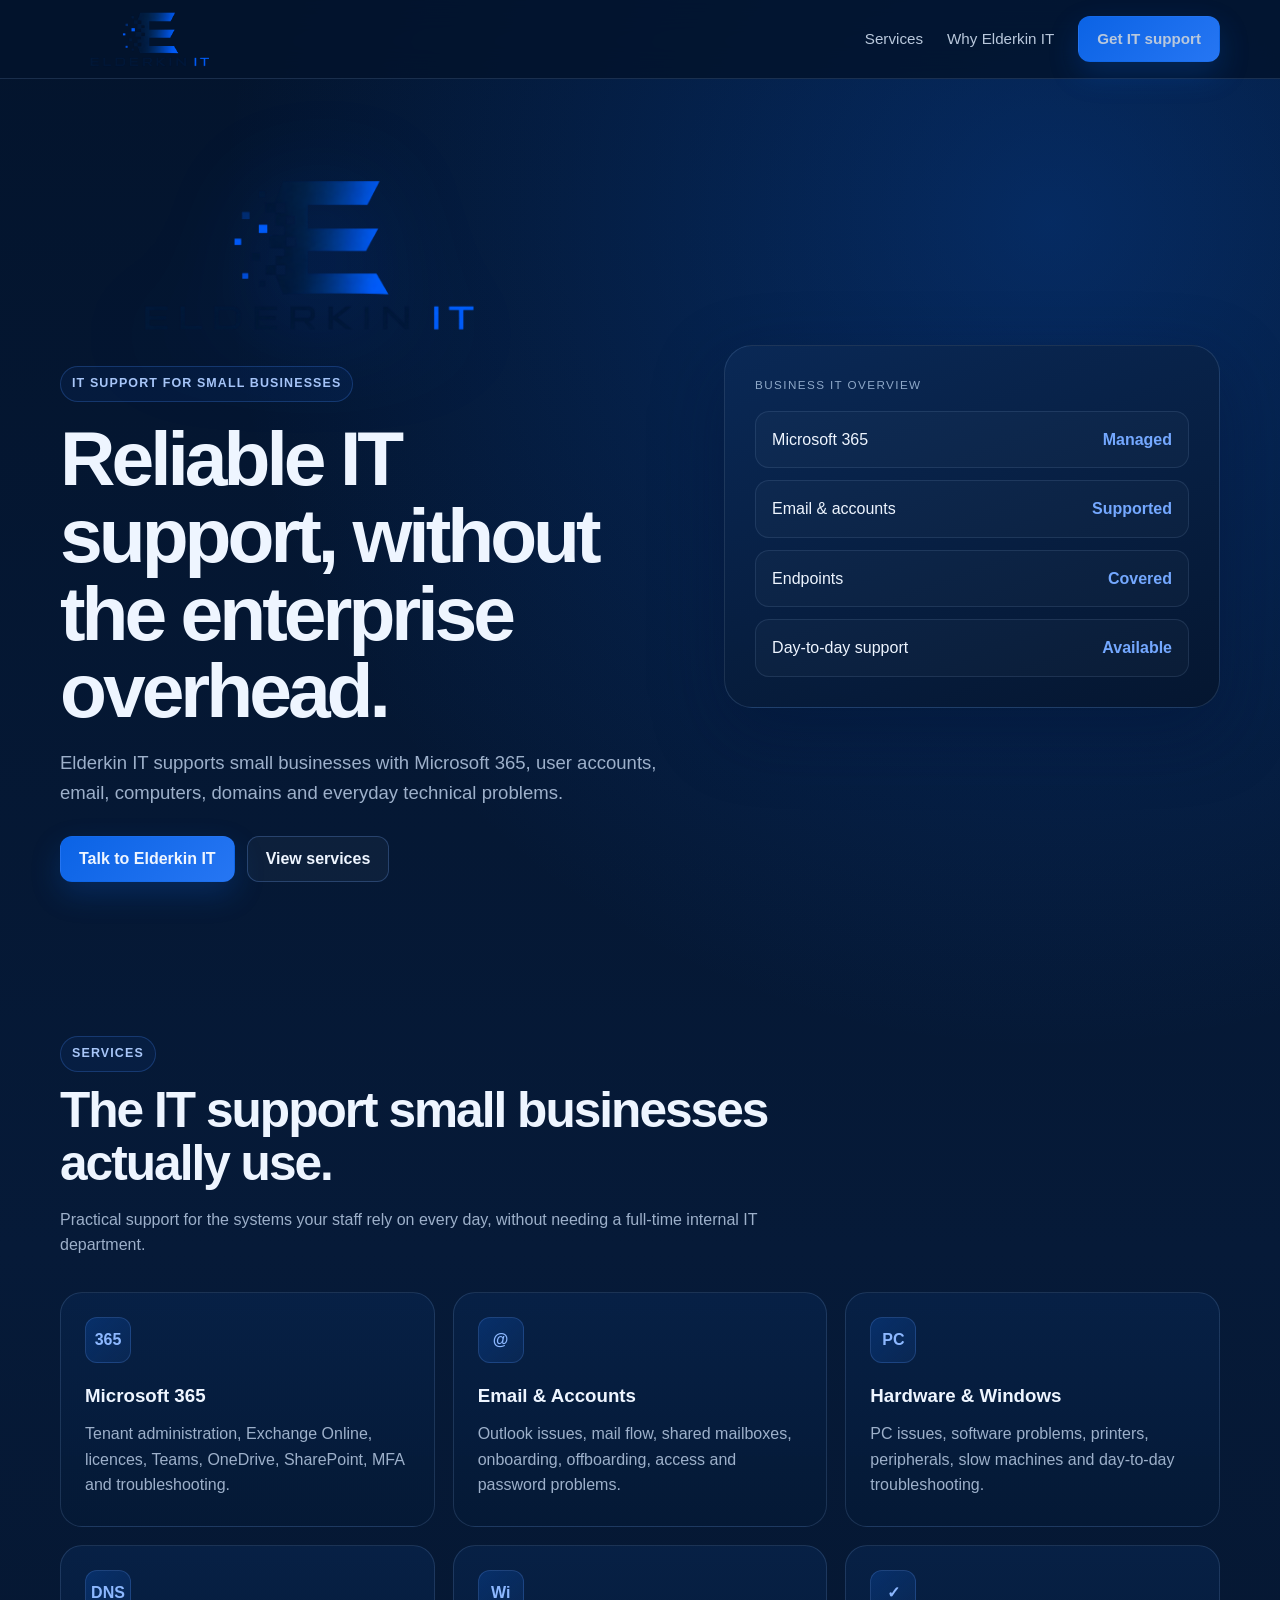
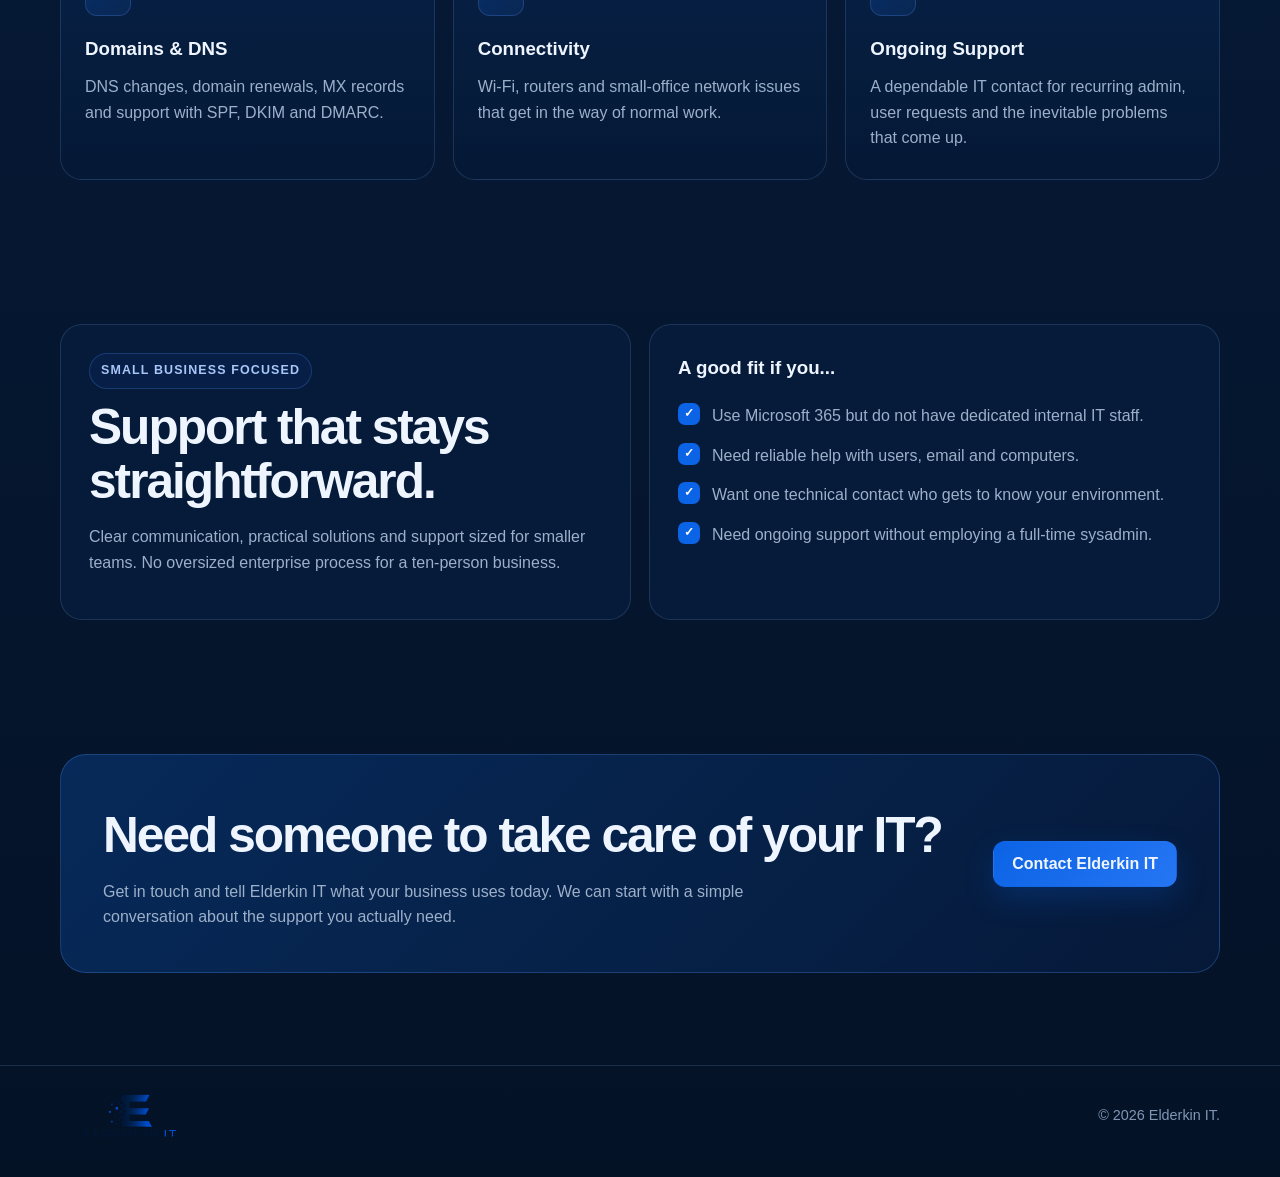
<file: index.html>
<!DOCTYPE html>
<html lang="en">
<head>
<meta charset="UTF-8">
<meta name="viewport" content="width=device-width,initial-scale=1.0">
<meta name="description" content="Elderkin IT provides Microsoft 365 administration and reliable IT support for small businesses.">
<title>Elderkin IT | Small Business IT Support</title>
<style>
:root{
  --navy:#03142d;--navy2:#061a38;--panel:#082147;--blue:#0b63e5;--blue2:#2676f3;
  --text:#eef5ff;--muted:#9db0ca;--line:rgba(133,169,220,.18);--max:1160px
}
*{box-sizing:border-box}html{scroll-behavior:smooth}
body{margin:0;font-family:"Segoe UI","Helvetica Neue",Arial,sans-serif;color:var(--text);line-height:1.6;
background:radial-gradient(circle at 82% 8%,rgba(11,99,229,.28),transparent 30%),linear-gradient(180deg,var(--navy),var(--navy2) 45%,#041226)}
a{color:inherit;text-decoration:none}.wrap{width:min(var(--max),calc(100% - 40px));margin:auto}
header{position:sticky;top:0;z-index:10;background:rgba(3,20,45,.84);backdrop-filter:blur(15px);border-bottom:1px solid var(--line)}
.nav{min-height:78px;display:flex;align-items:center;justify-content:space-between;gap:24px}
.brand img{display:block;width:180px;max-width:42vw;height:auto}
nav{display:flex;gap:24px;align-items:center;color:#b9c8dc;font-size:.95rem}
.btn{display:inline-flex;align-items:center;justify-content:center;min-height:46px;padding:0 18px;border-radius:12px;font-weight:700;border:1px solid rgba(107,157,235,.28)}
.btn-primary{background:linear-gradient(135deg,var(--blue),var(--blue2));border-color:transparent;box-shadow:0 12px 30px rgba(11,99,229,.22)}
.btn-secondary{background:rgba(255,255,255,.035)}
.hero{padding:92px 0 82px;display:grid;grid-template-columns:1.1fr .9fr;gap:58px;align-items:center}
.hero-logo{width:min(500px,100%);display:block;margin-bottom:28px;filter:drop-shadow(0 18px 50px rgba(0,83,255,.24))}
.eyebrow{display:inline-flex;padding:7px 11px;border:1px solid rgba(66,129,232,.28);color:#a8c6f8;background:rgba(25,97,212,.08);border-radius:999px;font-size:.78rem;font-weight:800;letter-spacing:.09em;text-transform:uppercase}
h1{margin:18px 0;font-size:clamp(2.6rem,6vw,5.2rem);line-height:1.01;letter-spacing:-.052em}
.lead{max-width:680px;color:var(--muted);font-size:1.16rem;margin-bottom:28px}.hero-actions{display:flex;gap:12px;flex-wrap:wrap}
.status-card{border-radius:28px;padding:30px;border:1px solid var(--line);background:linear-gradient(160deg,rgba(10,41,86,.96),rgba(5,22,47,.96));box-shadow:0 24px 70px rgba(0,17,50,.35)}
.status-title{color:#8ea8c8;text-transform:uppercase;letter-spacing:.12em;font-size:.73rem;margin-bottom:16px}
.status-list{display:grid;gap:12px}.status-item{display:flex;justify-content:space-between;gap:16px;padding:15px 16px;border:1px solid rgba(145,177,220,.14);background:rgba(255,255,255,.025);border-radius:14px}
.status-item span:last-child{color:#74a8ff;font-weight:800}
section{padding:72px 0}.section-head{max-width:720px;margin-bottom:34px}h2{margin:12px 0;font-size:clamp(2rem,4vw,3.1rem);line-height:1.08;letter-spacing:-.04em}.section-head p,.muted{color:var(--muted)}
.grid{display:grid;grid-template-columns:repeat(3,1fr);gap:18px}.card{min-height:235px;padding:24px;border:1px solid var(--line);border-radius:22px;background:linear-gradient(180deg,rgba(8,34,72,.86),rgba(5,25,54,.88))}
.card-icon{width:46px;height:46px;margin-bottom:18px;display:grid;place-items:center;border-radius:12px;background:linear-gradient(135deg,rgba(11,99,229,.24),rgba(38,118,243,.10));border:1px solid rgba(104,157,241,.22);color:#8db8ff;font-weight:900}
.card h3{margin:0 0 10px}.card p{color:var(--muted);margin:0}.split{display:grid;grid-template-columns:1fr 1fr;gap:18px}
.panel{padding:28px;border-radius:22px;border:1px solid var(--line);background:rgba(7,29,62,.8)}.checks{display:grid;gap:14px;margin-top:20px}.check{display:flex;gap:12px;color:var(--muted)}
.tick{width:22px;height:22px;flex:0 0 auto;display:grid;place-items:center;border-radius:7px;background:var(--blue);color:white;font-size:.78rem;font-weight:900}
.cta{margin:62px 0 92px;padding:42px;display:flex;justify-content:space-between;gap:28px;align-items:center;border-radius:26px;border:1px solid rgba(84,143,238,.28);background:linear-gradient(135deg,rgba(7,44,94,.92),rgba(6,26,58,.96))}
.cta p{margin-bottom:0;color:var(--muted);max-width:680px}footer{border-top:1px solid var(--line);padding:26px 0 38px;color:#8096b3;font-size:.9rem}.footer-row{display:flex;justify-content:space-between;gap:20px;flex-wrap:wrap;align-items:center}.footer-logo{width:140px;height:auto;opacity:.82}
@media(max-width:900px){.hero,.split{grid-template-columns:1fr}.grid{grid-template-columns:1fr}nav a:not(.btn){display:none}.hero{padding-top:62px}}
@media(max-width:560px){.wrap{width:min(var(--max),calc(100% - 24px))}.brand img{width:145px}.hero-actions .btn{width:100%}.cta{flex-direction:column;align-items:flex-start;padding:28px}}
</style>
</head>
<body>
<header>
  <div class="wrap nav">
    <a class="brand" href="#top"><img src="elderkin_logo_transparent.png" alt="Elderkin IT"></a>
    <nav>
      <a href="#services">Services</a>
      <a href="#why">Why Elderkin IT</a>
      <a href="#contact" class="btn btn-primary">Get IT support</a>
    </nav>
  </div>
</header>

<main id="top">
  <div class="wrap hero">
    <div>
      <img class="hero-logo" src="elderkin_logo_transparent.png" alt="Elderkin IT">
      <span class="eyebrow">IT support for small businesses</span>
      <h1>Reliable IT support, without the enterprise overhead.</h1>
      <p class="lead">Elderkin IT supports small businesses with Microsoft 365, user accounts, email, computers, domains and everyday technical problems.</p>
      <div class="hero-actions">
        <a class="btn btn-primary" href="#contact">Talk to Elderkin IT</a>
        <a class="btn btn-secondary" href="#services">View services</a>
      </div>
    </div>
    <aside class="status-card">
      <div class="status-title">Business IT overview</div>
      <div class="status-list">
        <div class="status-item"><span>Microsoft 365</span><span>Managed</span></div>
        <div class="status-item"><span>Email & accounts</span><span>Supported</span></div>
        <div class="status-item"><span>Endpoints</span><span>Covered</span></div>
        <div class="status-item"><span>Day-to-day support</span><span>Available</span></div>
      </div>
    </aside>
  </div>

  <section id="services">
    <div class="wrap">
      <div class="section-head">
        <span class="eyebrow">Services</span>
        <h2>The IT support small businesses actually use.</h2>
        <p>Practical support for the systems your staff rely on every day, without needing a full-time internal IT department.</p>
      </div>
      <div class="grid">
        <article class="card"><div class="card-icon">365</div><h3>Microsoft 365</h3><p>Tenant administration, Exchange Online, licences, Teams, OneDrive, SharePoint, MFA and troubleshooting.</p></article>
        <article class="card"><div class="card-icon">@</div><h3>Email & Accounts</h3><p>Outlook issues, mail flow, shared mailboxes, onboarding, offboarding, access and password problems.</p></article>
        <article class="card"><div class="card-icon">PC</div><h3>Hardware & Windows</h3><p>PC issues, software problems, printers, peripherals, slow machines and day-to-day troubleshooting.</p></article>
        <article class="card"><div class="card-icon">DNS</div><h3>Domains & DNS</h3><p>DNS changes, domain renewals, MX records and support with SPF, DKIM and DMARC.</p></article>
        <article class="card"><div class="card-icon">Wi</div><h3>Connectivity</h3><p>Wi-Fi, routers and small-office network issues that get in the way of normal work.</p></article>
        <article class="card"><div class="card-icon">✓</div><h3>Ongoing Support</h3><p>A dependable IT contact for recurring admin, user requests and the inevitable problems that come up.</p></article>
      </div>
    </div>
  </section>

  <section id="why">
    <div class="wrap split">
      <div class="panel">
        <span class="eyebrow">Small business focused</span>
        <h2>Support that stays straightforward.</h2>
        <p class="muted">Clear communication, practical solutions and support sized for smaller teams. No oversized enterprise process for a ten-person business.</p>
      </div>
      <div class="panel">
        <h3 style="margin-top:0">A good fit if you...</h3>
        <div class="checks">
          <div class="check"><span class="tick">✓</span><span>Use Microsoft 365 but do not have dedicated internal IT staff.</span></div>
          <div class="check"><span class="tick">✓</span><span>Need reliable help with users, email and computers.</span></div>
          <div class="check"><span class="tick">✓</span><span>Want one technical contact who gets to know your environment.</span></div>
          <div class="check"><span class="tick">✓</span><span>Need ongoing support without employing a full-time sysadmin.</span></div>
        </div>
      </div>
    </div>
  </section>

  <div class="wrap">
    <section class="cta" id="contact">
      <div>
        <h2>Need someone to take care of your IT?</h2>
        <p>Get in touch and tell Elderkin IT what your business uses today. We can start with a simple conversation about the support you actually need.</p>
      </div>
      <a class="btn btn-primary" href="mailto:YOUR-EMAIL-HERE">Contact Elderkin IT</a>
    </section>
  </div>
</main>

<footer>
  <div class="wrap footer-row">
    <img class="footer-logo" src="elderkin_logo_transparent.png" alt="Elderkin IT">
    <span>© <span id="year"></span> Elderkin IT.</span>
  </div>
</footer>
<script>document.getElementById("year").textContent=new Date().getFullYear();</script>
</body>
</html>
</file>
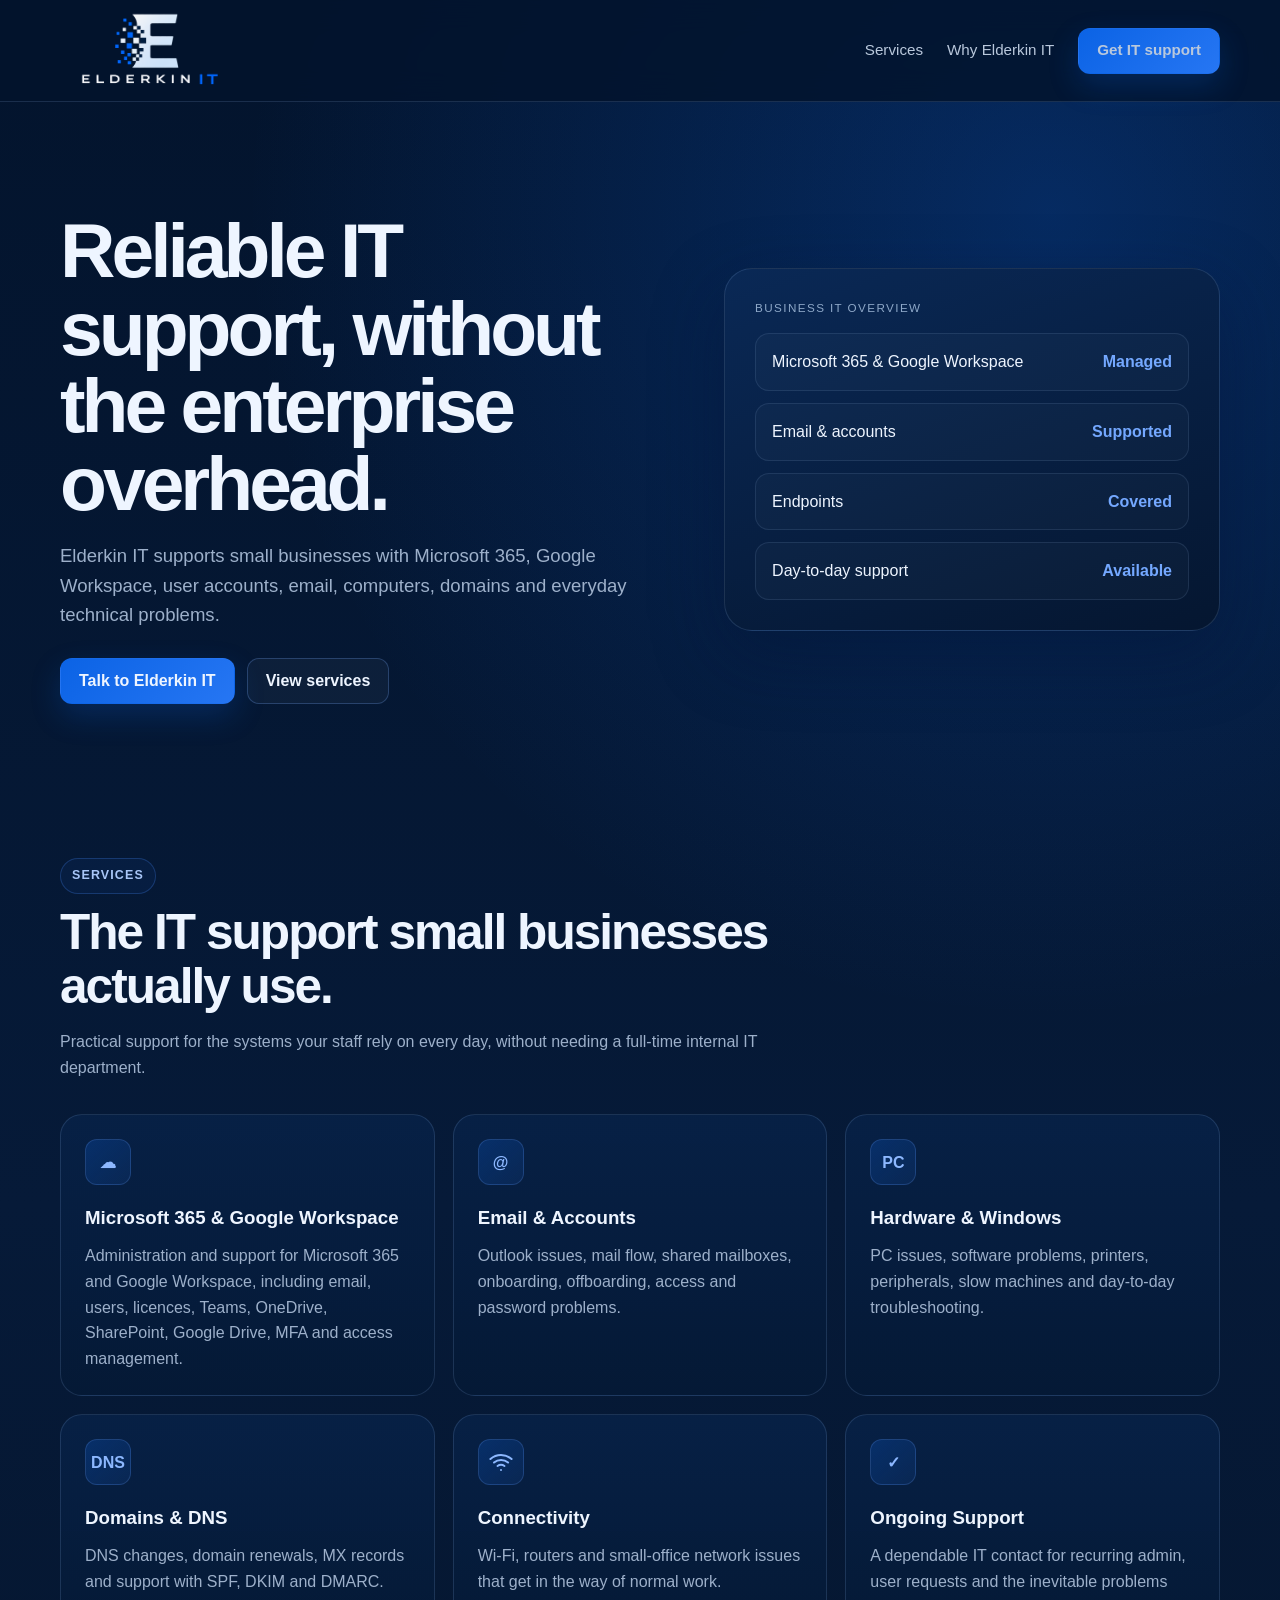
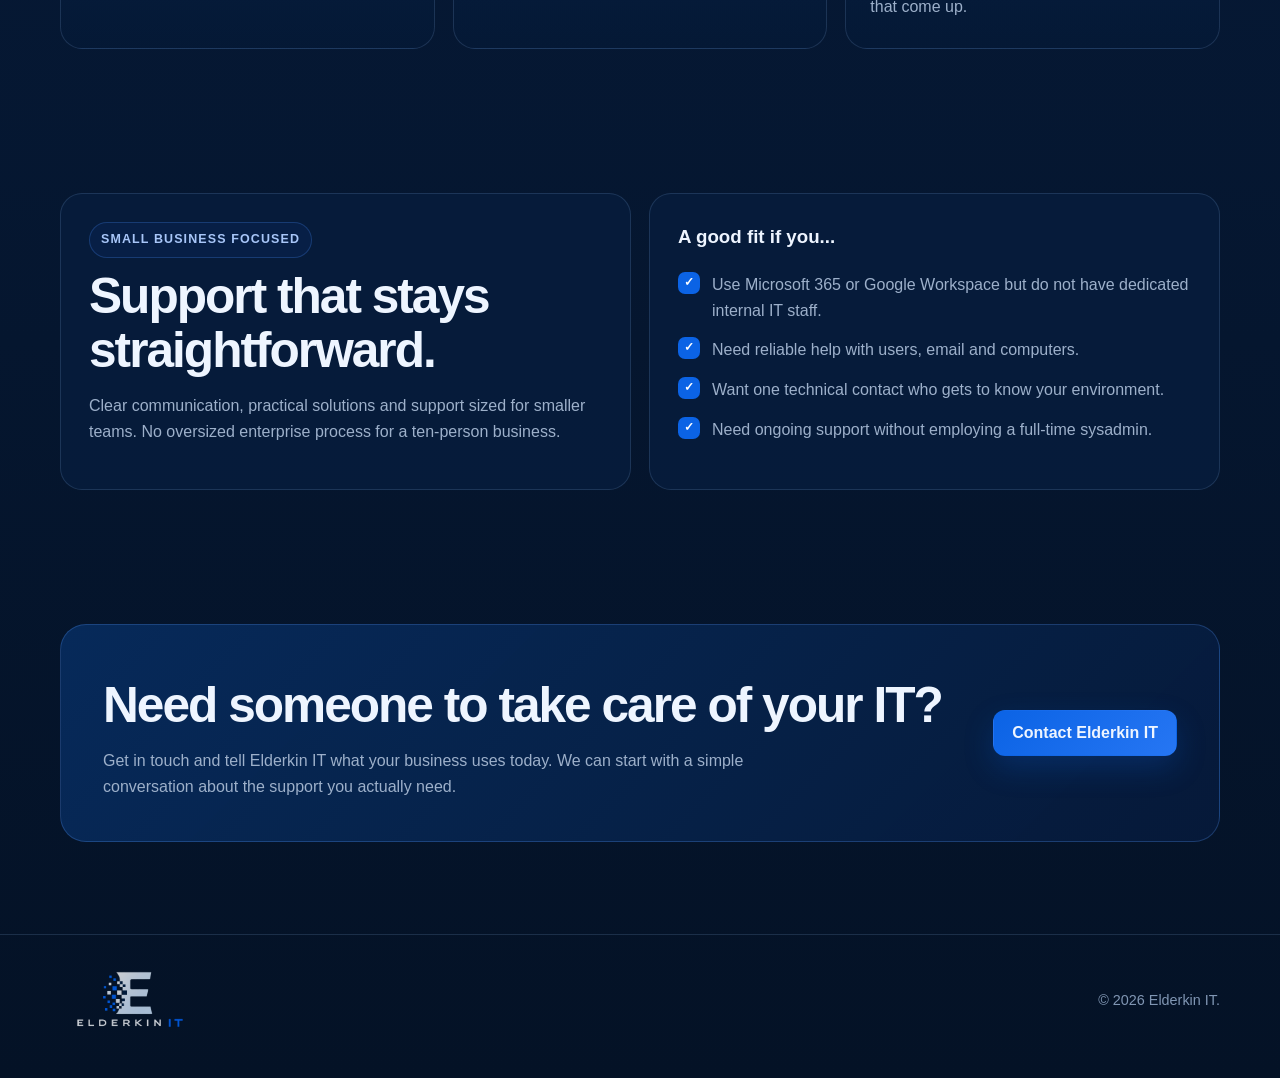
<file: public/index.html>
<!DOCTYPE html>
<html lang="en">
<head>
<meta charset="UTF-8">
<meta name="viewport" content="width=device-width,initial-scale=1.0">
<meta name="description" content="Elderkin IT provides Microsoft 365 administration and reliable IT support for small businesses.">

<title>Elderkin IT | Small Business IT Support</title>

<link rel="icon" type="image/png" sizes="16x16" href="/favicon-16x16.png">
  
<link rel="stylesheet" href="css/style.css">
</head>

<body>

<header>
  <div class="wrap nav">
    <a class="brand" href="#top">
      <img src="elderkin_logo_transparent.png" alt="Elderkin IT">
    </a>

    <nav>
      <a href="#services">Services</a>
      <a href="#why">Why Elderkin IT</a>
      <a href="#contact" class="btn btn-primary">Get IT support</a>
    </nav>
  </div>
</header>

<main id="top">

  <div class="wrap hero">

    <div>
      <h1>
        Reliable IT support, without the enterprise overhead.
      </h1>

      <p class="lead">
        Elderkin IT supports small businesses with Microsoft 365,
        Google Workspace, user accounts, email, computers, domains 
        and everyday technical problems.
      </p>

      <div class="hero-actions">
        <a class="btn btn-primary" href="#contact">
          Talk to Elderkin IT
        </a>

        <a class="btn btn-secondary" href="#services">
          View services
        </a>
      </div>

    </div>

    <aside class="status-card">

      <div class="status-title">
        Business IT overview
      </div>

      <div class="status-list">

        <div class="status-item">
          <span>Microsoft 365 & Google Workspace</span>
          <span>Managed</span>
        </div>

        <div class="status-item">
          <span>Email & accounts</span>
          <span>Supported</span>
        </div>

        <div class="status-item">
          <span>Endpoints</span>
          <span>Covered</span>
        </div>

        <div class="status-item">
          <span>Day-to-day support</span>
          <span>Available</span>
        </div>

      </div>

    </aside>

  </div>


  <section id="services">

    <div class="wrap">

      <div class="section-head">

        <span class="eyebrow">Services</span>

        <h2>
          The IT support small businesses actually use.
        </h2>

        <p>
          Practical support for the systems your staff rely on every day,
          without needing a full-time internal IT department.
        </p>

      </div>


      <div class="grid">

        <article class="card">

          <div class="card-icon">☁</div>

          <h3>Microsoft 365 & Google Workspace</h3>

          <p>
            Administration and support for Microsoft 365 and Google Workspace, 
            including email, users, licences, Teams, OneDrive, SharePoint, Google Drive, 
            MFA and access management.
          </p>

        </article>


        <article class="card">

          <div class="card-icon">@</div>

          <h3>Email & Accounts</h3>

          <p>
            Outlook issues, mail flow, shared mailboxes, onboarding,
            offboarding, access and password problems.
          </p>

        </article>


        <article class="card">

          <div class="card-icon">PC</div>

          <h3>Hardware & Windows</h3>

          <p>
            PC issues, software problems, printers, peripherals,
            slow machines and day-to-day troubleshooting.
          </p>

        </article>


        <article class="card">

          <div class="card-icon">DNS</div>

          <h3>Domains & DNS</h3>

          <p>
            DNS changes, domain renewals, MX records and support
            with SPF, DKIM and DMARC.
          </p>

        </article>


       <article class="card">
    <div class="card-icon">
        <svg width="24" height="24" viewBox="0 0 24 24"
             fill="none" stroke="currentColor" stroke-width="2"
             stroke-linecap="round">
            <path d="M5 12.55a11 11 0 0 1 14.08 0"/>
            <path d="M8.5 16a6 6 0 0 1 7 0"/>
            <path d="M12 20h.01"/>
            <path d="M1.42 9a16 16 0 0 1 21.16 0"/>
        </svg>
    </div>

    <h3>Connectivity</h3>

    <p>
        Wi-Fi, routers and small-office network issues that get
        in the way of normal work.
    </p>
</article>


        <article class="card">

          <div class="card-icon">✓</div>

          <h3>Ongoing Support</h3>

          <p>
            A dependable IT contact for recurring admin, user requests
            and the inevitable problems that come up.
          </p>

        </article>

      </div>

    </div>

  </section>


  <section id="why">

    <div class="wrap split">

      <div class="panel">

        <span class="eyebrow">
          Small business focused
        </span>

        <h2>
          Support that stays straightforward.
        </h2>

        <p class="muted">
          Clear communication, practical solutions and support sized
          for smaller teams. No oversized enterprise process for a
          ten-person business.
        </p>

      </div>


      <div class="panel">

        <h3 class="panel-title">
          A good fit if you...
        </h3>

        <div class="checks">

          <div class="check">
            <span class="tick">✓</span>
            <span>
              Use Microsoft 365 or Google Workspace but do not have dedicated internal IT staff.
            </span>
          </div>

          <div class="check">
            <span class="tick">✓</span>
            <span>
              Need reliable help with users, email and computers.
            </span>
          </div>

          <div class="check">
            <span class="tick">✓</span>
            <span>
              Want one technical contact who gets to know your environment.
            </span>
          </div>

          <div class="check">
            <span class="tick">✓</span>
            <span>
              Need ongoing support without employing a full-time sysadmin.
            </span>
          </div>

        </div>

      </div>

    </div>

  </section>


  <div class="wrap">

    <section class="cta" id="contact">

      <div>

        <h2>
          Need someone to take care of your IT?
        </h2>

        <p>
          Get in touch and tell Elderkin IT what your business uses today.
          We can start with a simple conversation about the support you
          actually need.
        </p>

      </div>

      <a
        class="btn btn-primary"
        href="mailto:support@elderkinit.com"
      >
        Contact Elderkin IT
      </a>

    </section>

  </div>

</main>


<footer>

  <div class="wrap footer-row">

    <img
      class="footer-logo"
      src="elderkin_logo_transparent.png"
      alt="Elderkin IT"
    >

    <span>
      © <span id="year"></span> Elderkin IT.
    </span>

  </div>

</footer>


<script>
document.getElementById("year").textContent =
  new Date().getFullYear();
</script>

</body>
</html>
</file>
<file: public/css/style.css>
:root {
  --navy: #03142d;
  --navy2: #061a38;
  --panel: #082147;
  --blue: #0b63e5;
  --blue2: #2676f3;
  --text: #eef5ff;
  --muted: #9db0ca;
  --line: rgba(133, 169, 220, .18);
  --max: 1160px;
}


/* =========================
   BASE
========================= */

* {
  box-sizing: border-box;
}

html {
  scroll-behavior: smooth;
}

body {
  margin: 0;
  font-family: "Segoe UI", "Helvetica Neue", Arial, sans-serif;
  color: var(--text);
  line-height: 1.6;

  background:
    radial-gradient(
      circle at 82% 8%,
      rgba(11, 99, 229, .28),
      transparent 30%
    ),
    linear-gradient(
      180deg,
      var(--navy),
      var(--navy2) 45%,
      #041226
    );
}

a {
  color: inherit;
  text-decoration: none;
}

.wrap {
  width: min(var(--max), calc(100% - 40px));
  margin: auto;
}


/* =========================
   HEADER
========================= */

header {
  position: sticky;
  top: 0;
  z-index: 10;

  background: rgba(3, 20, 45, .84);

  backdrop-filter: blur(15px);

  border-bottom: 1px solid var(--line);
}

.nav {
  min-height: 78px;

  display: flex;
  align-items: center;
  justify-content: space-between;

  gap: 24px;
}

.brand img {
  display: block;

  width: 180px;
  max-width: 42vw;

  height: auto;
}

nav {
  display: flex;
  gap: 24px;
  align-items: center;

  color: #b9c8dc;

  font-size: .95rem;
}


/* =========================
   BUTTONS
========================= */

.btn {
  display: inline-flex;

  align-items: center;
  justify-content: center;

  min-height: 46px;

  padding: 0 18px;

  border-radius: 12px;

  font-weight: 700;

  border: 1px solid rgba(107, 157, 235, .28);
}

.btn-primary {
  background:
    linear-gradient(
      135deg,
      var(--blue),
      var(--blue2)
    );

  border-color: transparent;

  box-shadow:
    0 12px 30px rgba(11, 99, 229, .22);
}

.btn-secondary {
  background: rgba(255, 255, 255, .035);
}


/* =========================
   HERO
========================= */

.hero {
  padding: 92px 0 82px;

  display: grid;

  grid-template-columns: 1.1fr .9fr;

  gap: 58px;

  align-items: center;
}

.hero-logo {
  width: min(500px, 100%);

  display: block;

  margin-bottom: 28px;

  filter:
    drop-shadow(
      0 18px 50px rgba(0, 83, 255, .24)
    );
}

.eyebrow {
  display: inline-flex;

  padding: 7px 11px;

  border:
    1px solid rgba(66, 129, 232, .28);

  color: #a8c6f8;

  background:
    rgba(25, 97, 212, .08);

  border-radius: 999px;

  font-size: .78rem;
  font-weight: 800;

  letter-spacing: .09em;

  text-transform: uppercase;
}

h1 {
  margin: 18px 0;

  font-size:
    clamp(2.6rem, 6vw, 5.2rem);

  line-height: 1.01;

  letter-spacing: -.052em;
}

.lead {
  max-width: 680px;

  color: var(--muted);

  font-size: 1.16rem;

  margin-bottom: 28px;
}

.hero-actions {
  display: flex;

  gap: 12px;

  flex-wrap: wrap;
}


/* =========================
   STATUS CARD
========================= */

.status-card {
  border-radius: 28px;

  padding: 30px;

  border: 1px solid var(--line);

  background:
    linear-gradient(
      160deg,
      rgba(10, 41, 86, .96),
      rgba(5, 22, 47, .96)
    );

  box-shadow:
    0 24px 70px rgba(0, 17, 50, .35);
}

.status-title {
  color: #8ea8c8;

  text-transform: uppercase;

  letter-spacing: .12em;

  font-size: .73rem;

  margin-bottom: 16px;
}

.status-list {
  display: grid;

  gap: 12px;
}

.status-item {
  display: flex;

  justify-content: space-between;

  gap: 16px;

  padding: 15px 16px;

  border:
    1px solid rgba(145, 177, 220, .14);

  background:
    rgba(255, 255, 255, .025);

  border-radius: 14px;
}

.status-item span:last-child {
  color: #74a8ff;

  font-weight: 800;
}


/* =========================
   SECTIONS
========================= */

section {
  padding: 72px 0;
}

.section-head {
  max-width: 720px;

  margin-bottom: 34px;
}

h2 {
  margin: 12px 0;

  font-size:
    clamp(2rem, 4vw, 3.1rem);

  line-height: 1.08;

  letter-spacing: -.04em;
}

.section-head p,
.muted {
  color: var(--muted);
}


/* =========================
   SERVICE CARDS
========================= */

.grid {
  display: grid;

  grid-template-columns:
    repeat(3, 1fr);

  gap: 18px;
}

.card {
  min-height: 235px;

  padding: 24px;

  border:
    1px solid var(--line);

  border-radius: 22px;

  background:
    linear-gradient(
      180deg,
      rgba(8, 34, 72, .86),
      rgba(5, 25, 54, .88)
    );
}

.card-icon {
  width: 46px;
  height: 46px;

  margin-bottom: 18px;

  display: grid;

  place-items: center;

  border-radius: 12px;

  background:
    linear-gradient(
      135deg,
      rgba(11, 99, 229, .24),
      rgba(38, 118, 243, .10)
    );

  border:
    1px solid rgba(104, 157, 241, .22);

  color: #8db8ff;

  font-weight: 900;
}

.card h3 {
  margin: 0 0 10px;
}

.card p {
  color: var(--muted);

  margin: 0;
}


/* =========================
   WHY ELDERKIN
========================= */

.split {
  display: grid;

  grid-template-columns:
    1fr 1fr;

  gap: 18px;
}

.panel {
  padding: 28px;

  border-radius: 22px;

  border:
    1px solid var(--line);

  background:
    rgba(7, 29, 62, .8);
}

.panel-title {
  margin-top: 0;
}

.checks {
  display: grid;

  gap: 14px;

  margin-top: 20px;
}

.check {
  display: flex;

  gap: 12px;

  color: var(--muted);
}

.tick {
  width: 22px;
  height: 22px;

  flex: 0 0 auto;

  display: grid;

  place-items: center;

  border-radius: 7px;

  background: var(--blue);

  color: white;

  font-size: .78rem;

  font-weight: 900;
}


/* =========================
   CTA
========================= */

.cta {
  margin: 62px 0 92px;

  padding: 42px;

  display: flex;

  justify-content: space-between;

  gap: 28px;

  align-items: center;

  border-radius: 26px;

  border:
    1px solid rgba(84, 143, 238, .28);

  background:
    linear-gradient(
      135deg,
      rgba(7, 44, 94, .92),
      rgba(6, 26, 58, .96)
    );
}

.cta p {
  margin-bottom: 0;

  color: var(--muted);

  max-width: 680px;
}


/* =========================
   FOOTER
========================= */

footer {
  border-top:
    1px solid var(--line);

  padding:
    26px 0 38px;

  color: #8096b3;

  font-size: .9rem;
}

.footer-row {
  display: flex;

  justify-content: space-between;

  gap: 20px;

  flex-wrap: wrap;

  align-items: center;
}

.footer-logo {
  width: 140px;

  height: auto;

  opacity: .82;
}


/* =========================
   TABLET
========================= */

@media (max-width: 900px) {

  .hero,
  .split {
    grid-template-columns: 1fr;
  }

  .grid {
    grid-template-columns: 1fr;
  }

  nav a:not(.btn) {
    display: none;
  }

  .hero {
    padding-top: 62px;
  }

}


/* =========================
   MOBILE
========================= */

@media (max-width: 560px) {

  .wrap {
    width:
      min(
        var(--max),
        calc(100% - 24px)
      );
  }

  .brand img {
    width: 145px;
  }

  .hero-actions .btn {
    width: 100%;
  }

  .cta {
    flex-direction: column;

    align-items: flex-start;

    padding: 28px;
  }

}
</file>
